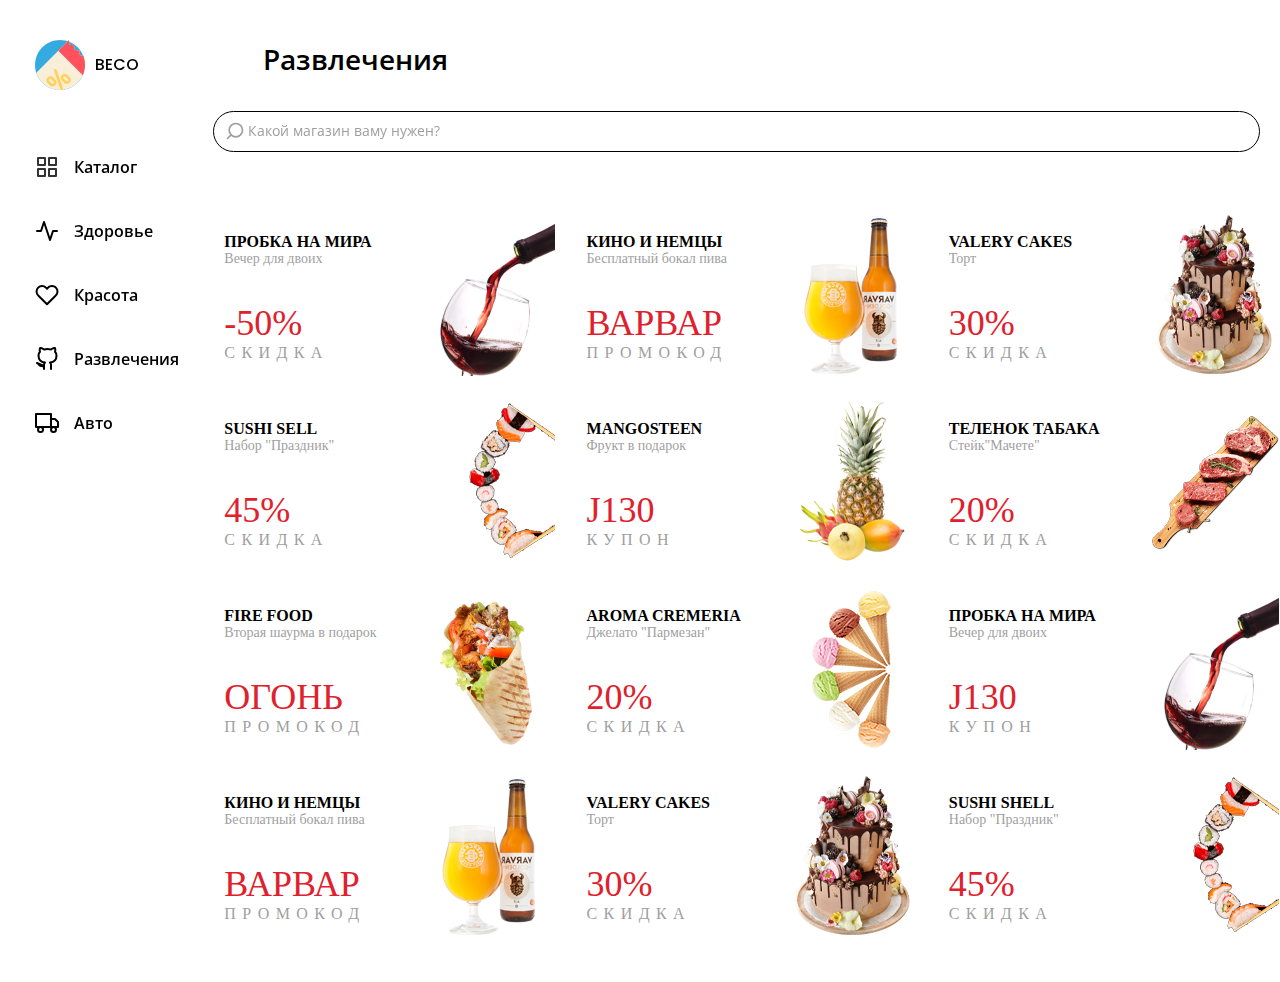
<file: index.html>
<!DOCTYPE html>
<html lang="en">
<head>
    <meta charset="UTF-8">
    <meta name="viewport"
          content="width=device-width, user-scalable=no, initial-scale=1.0, maximum-scale=1.0, minimum-scale=1.0">
    <meta http-equiv="X-UA-Compatible" content="ie=edge">
    <title>BECO</title>
    <link href="https://fonts.googleapis.com/css2?family=Open+Sans:ital,wght@0,600;1,400&family=Poppins:ital,wght@0,500;0,700;1,400&display=swap" rel="stylesheet">
    <link rel="stylesheet" href="style.css">
</head>
<body>
<div class="wrapper">
    <section id="sidebar" class="sidebar">
        <div class="sidebar__container">
            <div class="sidebar__header">
                <div class="sidebar__logo">
                    <img src="images/coupon%201.svg" alt="Logo" />
                </div>
                <span id="sidebarHeader" class="sidebar__name">BECO</span>
            </div>
            <div  class="sidebar__items">
                <ul class="items__list">
                    <li id="catalog" class="item__catalog">
                        <img src="./images/icons/default/catalog.svg" alt="CatalogImg">
                        <span>Каталог</span>
                    </li>
                    <li id="health" class="item__health">
                        <img src="./images/icons/default/health.svg" alt="">
                        <span>Здоровье</span>
                    </li>
                    <li id="beauty" class="item__beauty">
                        <img src="./images/icons/default/beauty.svg" alt="">
                        <span>Красота</span>
                    </li>
                    <li id="entertainment" class="item__entertainment">
                        <img src="./images/icons/default/entertainment.svg" alt="EnjoyIcon">
                        <span>Развлечения</span>
                    </li>
                    <li id="cars" class="item__cars">
                        <img src="./images/icons/default/cars.svg" alt="">
                        <span>Авто</span>
                    </li>
                </ul>
            </div>
        </div>
    </section>
    <section class="content">
        <div class="content__container">
                <div class="content__header">
                    <img onclick="show()" id="burgerMenu" src="images/icons/menu/burger_menu.svg" alt="BurgerMenu">
                    <span id="contentHeader" class="header__label">Развлечения</span>
                </div>
                <div class="content__input">
                    <input type="text" placeholder="Какой магазин ваму нужен?"/>
                    <img src="images/icons/search.svg" alt="SearchIcon">
                </div>
            <div class="content__tickets">
                <div class="tickets__container">
                    <div class="tickets__item-1">
                        <div class="tickets__content">
                            <div class="ticket__header">
                                <div class="ticket-label">
                                    ПРОБКА НА МИРА
                                </div>
                                <div class="ticket-description">
                                    Вечер для двоих
                                </div>
                            </div>
                            <div class="ticket__discount">
                                <div class="ticket__discount-value">
                                    -50%
                                </div>
                                <div class="ticket__discount-description">
                                    СКИДКА
                                </div>
                            </div>
                        </div>
                        <div class="tickets__img">
                            <img src="./images/image%208.png" alt="ItemImage">
                        </div>
                    </div>
                    <div class="tickets__item-2">
                        <div class="tickets__content">
                            <div class="ticket__header">
                                <div class="ticket-label">
                                    КИНО И НЕМЦЫ
                                </div>
                                <div class="ticket-description">
                                    Бесплатный бокал пива
                                </div>
                            </div>
                            <div class="ticket__discount">
                                <div class="ticket__discount-value">
                                    ВАРВАР
                                </div>
                                <div class="ticket__discount-description">
                                    ПРОМОКОД
                                </div>
                            </div>
                        </div>
                        <div class="tickets__img">
                            <img src="./images/image%203.png" alt="ItemImage">
                        </div>
                    </div>
                    <div class="tickets__item-3">
                        <div class="tickets__content">
                            <div class="ticket__header">
                                <div class="ticket-label">
                                    VALERY CAKES
                                </div>
                                <div class="ticket-description">
                                    Торт
                                </div>
                            </div>
                            <div class="ticket__discount">
                                <div class="ticket__discount-value">
                                    30%
                                </div>
                                <div class="ticket__discount-description">
                                    СКИДКА
                                </div>
                            </div>
                        </div>
                        <div class="tickets__img">
                            <img src="./images/image%206.png" alt="ItemImage">
                        </div>
                    </div>
                    <div class="tickets__item-4">
                        <div class="tickets__content">
                            <div class="ticket__header">
                                <div class="ticket-label">
                                    SUSHI SELL
                                </div>
                                <div class="ticket-description">
                                    Набор "Праздник"
                                </div>
                            </div>
                            <div class="ticket__discount">
                                <div class="ticket__discount-value">
                                    45%
                                </div>
                                <div class="ticket__discount-description">
                                    СКИДКА
                                </div>
                            </div>
                        </div>
                        <div class="tickets__img">
                            <img src="./images/image%201.png" alt="ItemImage">
                        </div>
                    </div>
                    <div class="tickets__item-5">
                        <div class="tickets__content">
                            <div class="ticket__header">
                                <div class="ticket-label">
                                    MANGOSTEEN
                                </div>
                                <div class="ticket-description">
                                    Фрукт в подарок
                                </div>
                            </div>
                            <div class="ticket__discount">
                                <div class="ticket__discount-value">
                                    J130
                                </div>
                                <div class="ticket__discount-description">
                                    КУПОН
                                </div>
                            </div>
                        </div>
                        <div class="tickets__img">
                            <img src="./images/image%204.png" alt="ItemImage">
                        </div>
                    </div>
                    <div class="tickets__item-6">
                        <div class="tickets__content">
                            <div class="ticket__header">
                                <div class="ticket-label">
                                    ТЕЛЕНОК ТАБАКА
                                </div>
                                <div class="ticket-description">
                                    Стейк"Мачете"
                                </div>
                            </div>
                            <div class="ticket__discount">
                                <div class="ticket__discount-value">
                                    20%
                                </div>
                                <div class="ticket__discount-description">
                                    СКИДКА
                                </div>
                            </div>
                        </div>
                        <div class="tickets__img">
                            <img src="./images/image%207.png" alt="ItemImage">
                        </div>
                    </div>
                    <div class="tickets__item-7">
                        <div class="tickets__content">
                            <div class="ticket__header">
                                <div class="ticket-label">
                                    FIRE FOOD
                                </div>
                                <div class="ticket-description">
                                    Вторая шаурма в подарок
                                </div>
                            </div>
                            <div class="ticket__discount">
                                <div class="ticket__discount-value">
                                    ОГОНЬ
                                </div>
                                <div class="ticket__discount-description">
                                    ПРОМОКОД
                                </div>
                            </div>
                        </div>
                        <div class="tickets__img">
                            <img src="./images/image%202.png" alt="ItemImage">
                        </div>
                    </div>
                    <div class="tickets__item-8">
                        <div class="tickets__content">
                            <div class="ticket__header">
                                <div class="ticket-label">
                                    AROMA CREMERIA
                                </div>
                                <div class="ticket-description">
                                    Джелато "Пармезан"
                                </div>
                            </div>
                            <div class="ticket__discount">
                                <div class="ticket__discount-value">
                                    20%
                                </div>
                                <div class="ticket__discount-description">
                                    СКИДКА
                                </div>
                            </div>
                        </div>
                        <div class="tickets__img">
                            <img src="./images/image%205.png" alt="ItemImage">
                        </div>
                    </div>
                    <div class="tickets__item-9">
                        <div class="tickets__content">
                            <div class="ticket__header">
                                <div class="ticket-label">
                                    ПРОБКА НА МИРА
                                </div>
                                <div class="ticket-description">
                                    Вечер для двоих
                                </div>
                            </div>
                            <div class="ticket__discount">
                                <div class="ticket__discount-value">
                                    J130
                                </div>
                                <div class="ticket__discount-description">
                                    КУПОН
                                </div>
                            </div>
                        </div>
                        <div class="tickets__img">
                            <img src="./images/image%208.png" alt="ItemImage">
                        </div>
                    </div>
                    <div class="tickets__item-10">
                        <div class="tickets__content">
                            <div class="ticket__header">
                                <div class="ticket-label">
                                    КИНО И НЕМЦЫ
                                </div>
                                <div class="ticket-description">
                                    Бесплатный бокал пива
                                </div>
                            </div>
                            <div class="ticket__discount">
                                <div class="ticket__discount-value">
                                    ВАРВАР
                                </div>
                                <div class="ticket__discount-description">
                                    ПРОМОКОД
                                </div>
                            </div>
                        </div>
                        <div class="tickets__img">
                            <img src="./images/image%203.png" alt="ItemImage">
                        </div>
                    </div>
                    <div class="tickets__item-11">
                        <div class="tickets__content">
                            <div class="ticket__header">
                                <div class="ticket-label">
                                    VALERY CAKES
                                </div>
                                <div class="ticket-description">
                                    Торт
                                </div>
                            </div>
                            <div class="ticket__discount">
                                <div class="ticket__discount-value">
                                    30%
                                </div>
                                <div class="ticket__discount-description">
                                    СКИДКА
                                </div>
                            </div>
                        </div>
                        <div class="tickets__img">
                            <img src="./images/image%206.png" alt="ItemImage">
                        </div>
                    </div>
                    <div class="tickets__item-12">
                        <div class="tickets__content">
                            <div class="ticket__header">
                                <div class="ticket-label">
                                    SUSHI SHELL
                                </div>
                                <div class="ticket-description">
                                    Набор "Праздник"
                                </div>
                            </div>
                            <div class="ticket__discount">
                                <div class="ticket__discount-value">
                                    45%
                                </div>
                                <div class="ticket__discount-description">
                                    СКИДКА
                                </div>
                            </div>
                        </div>
                        <div class="tickets__img">
                            <img src="./images/image%201.png" alt="ItemImage">
                        </div>
                    </div>
                </div>
            </div>
        </div>
    </section>
</div>
<script src="main.js"></script>
</body>
</html>
</file>
<file: style.css>
*:before {
    box-sizing: border-box;
}

*:after {
    box-sizing: border-box;
}

body {
    margin: 0
}

.wrapper {
    max-width: 1440px;
    margin: 40px auto;
    display: flex;
}

.sidebar {
    flex: 1 1 240px;
    position: relative;
    transition: 200ms ease-in;
}

.sidebar.active{
    flex: 1 1 400px;
}

.sidebar__container {
    position: fixed;
}

.sidebar__header {
    display: flex;
    align-items: center;
}

.sidebar__logo {
    margin-right: 10px;
    margin-left: 35px;
}

.sidebar__name {
    font-family: 'Poppins';
    font-weight: 500;
    margin-bottom: 5px;
}

.sidebar__menu-burger {
    display: none;
    min-height: 100vh;
    width: 100px;
    position: absolute;
    top: 0;
    left: 0;
    z-index: 100;
}

.sidebar__menu-btn {
    display: none;
}

.sidebar__items {
    margin-top: 41px;
    transition: 200ms ease-in;
}

.sidebar__items.activeItems span{
    display: inline;
}

.items__list{
    padding: 0;
}

.items__list > li{
    display: flex;
    cursor: pointer;
    min-height: 64px;
    align-items: center;
}

.items__list > li > img{
    margin-right: 15px;
    padding-left: 35px;
}

.items__list > li > span{
    font-family: "Open Sans";
    font-size: 16px;
    font-weight: 600;
}

.content {
    flex: 4 1 1200px;
}

.content__container {
    max-width: 1200px;
    margin: 0 auto;
}

.content__header {
    max-width: 1080px;



    margin-left: 50px;
}

.header__label{
    font-weight: 600;
    font-family: "Open Sans";
    font-size: 28px;
}

#burgerMenu{
    display: none;
}

.content__input {
    display: flex;
    align-items: center;
    height: 106px;
    max-width: 1080px;
    margin: 0 auto;
    position: sticky;
    z-index: 1000;
    top: 0;
    background: white;
    padding-right: 20px;
}

.content__input input {
    width: 100%;
    border: 1px solid #000000;
    border-radius: 50px;
    outline: none;
    padding: 12px 0 12px 34px;
    position: relative;
}

.content__input input::placeholder {
    font-family: "Open Sans";
    font-size: 14px;
    opacity: 0.7
}

.content__input img {
    position: absolute;
    width: 20px;
    height: 20px;
    left: 12px;
    filter: invert(75%) sepia(1%) saturate(334%) hue-rotate(314deg) brightness(87%) contrast(80%);
}

.content__tickets {
    margin-top: 30px;
}

.tickets__container {
    max-width: 1080px;
    margin: 0 auto;
    display: grid;
    grid-template-columns: repeat(3, 1fr);
    grid-template-rows: repeat(4, 1fr);
    grid-gap: 20px;
}

.tickets__container > div{
    display: flex;
    justify-content: space-between;
    border: 1px solid transparent;
    border-radius: 6px;
}

.tickets__container > div:hover{
    box-sizing: border-box;
    border: 1px solid crimson;

}

.tickets__content {
    padding-left: 10px;
    display: flex;
    flex-direction: column;
    justify-content: space-around;
}

.ticket__header {

}

.ticket-label {
    font-family: 'Roboto';
    font-weight: 700;
    font-size: 16px;
}

.ticket-description {
    font-family: 'Roboto';
    font-size: 14px;
    color: #9f9f9f;
}

.ticket__discount {

}

.ticket__discount-value {
    font-family: 'Roboto';
    font-weight: 500;
    font-size: 36px;
    color: rgba(223, 33, 45, 1)
}

.ticket__discount-description {
    font-family: 'Roboto';
    font-size: 16px;
    color: #9f9f9f;
    letter-spacing: 0.4em;
}

@media (max-width: 1200px) {
    .sidebar__logo {
        margin-left: 15px;
    }
    .items__list > li > img{
        padding-left: 15px;
    }
}

@media (max-width: 1140px) {
    .sidebar__logo {
        margin-left: 8px;
    }
    .items__list > li > img{
        padding-left: 8px;
    }
}

@media (max-width: 992px) {
    .sidebar__header {
        justify-content: flex-start;
        margin-left: 15px;
    }

    .sidebar__name {
        display: none;
    }

    .sidebar__name.activeHeader{
        display: inline;
    }

    .sidebar__items.active{
        flex: 2 1 340px;
    }

    .items__list > li > span{
        display: none;
    }
    .items__list > li > img{
        padding-left: 35px;
        transition: 200ms ease-in;
    }

    .content__header{
        text-align: end;
        max-width: 100%;
        margin: 0;
        position: relative;
    }

    .header__label{
        text-align: end;
        margin-right: 25px;
        margin-top: -4px;
    }

    #burgerMenu{
        display: inherit;
        position: fixed;
        top: 6.5%;
        left: 10%;
        z-index: 2000;
        transition: 200ms ease-in;
    }

    #burgerMenu.activeBurger{
        left: 25%;
    }

    .content__input{
        justify-content: flex-end;
        padding-top: 20px;
        height: 95px;
        margin-right: 8px;
        padding-right: 0;
    }

    .content__input img{
        left: 6%;
    }

    .tickets__container {
        grid-template-columns: repeat(2, 1fr);
        grid-template-rows: repeat(6, 1fr);
        grid-gap: 6px;
    }

    .content__input input {
        width: 90%;
    }
}

@media (max-width: 768px) {
    .sidebar.active{
        flex: 1 1 450px
    }

    .sidebar__header {
        justify-content: flex-start;
        margin-left: 30px;
        margin-top: 4px;
    }

    .sidebar__logo img{
        width: 24px;
        height: 24px;
    }

    .items__list .itemActive img{
        padding-left: 10px;
    }

    .items__list > li > span{
        font-size: 13px;
    }

    #burgerMenu{
        top: 5.4%;
        left: 12%;
    }

    .content__input{
        justify-content: flex-end;
        padding-top: 10px;
        margin-right: 8px;
    }

    .content__input img{
        left: 5%;
    }

    .ticket-label {
        font-family: 'Roboto';
        font-weight: 700;
        font-size: 14px;
    }

    .ticket-description {
        font-family: 'Roboto';
        font-size: 12px;
        color: #9f9f9f;
    }

    .ticket__discount-value {
        font-family: 'Roboto';
        font-weight: 500;
        font-size: 30px;
        color: rgba(223, 33, 45, 1)
    }

    .ticket__discount-description {
        font-family: 'Roboto';
        font-size: 14px;
        color: #9f9f9f;
        letter-spacing: 0.3em;
    }
}

@media (max-width: 605px) {
    .sidebar.active{
        flex: 1 1 450px
    }
    .sidebar__header {
        justify-content: flex-start;
        margin-left: 15px;
    }
    .items__list > li > img{
        margin-left: 0;
        padding-left: 20px;
    }
    #burgerMenu{
        top: 5.3%;
        left: 10%;
    }
}

@media (max-width: 560px){
    .content__input input {
        width: 85%;
    }

    .content__input img{
        left: 8%;
    }

    .tickets__container {
        grid-template-columns: 1fr;
        grid-template-rows: repeat(12, 1fr);
        grid-gap: 6px;
    }

}

@media (max-width: 450px) {
    .sidebar{
        overflow: hidden;
        margin-left: -80px;
    }

    .sidebar.active{
        margin-left: 0;
    }

    .sidebar__header{
        margin-right: 10px;
        margin-left: 0px;
    }

    .sidebar__name {
        font-family: 'Poppins';
        font-weight: 500;
        font-size: 12px;
        margin-bottom: 5px;
    }

    .items__list .itemActive img{
        display: none;
    }

    .items__list .itemActive span{
        padding-left: 5px;
        margin-left: 5px;
    }

    .content__input input {
        width: 85%;
        padding: 12px 0 12px 3px;
    }
    .content__input input::placeholder{
        font-size: 12px;
    }
    .content__input img{
        display: none;
    }
    .header__label{
        font-weight: 600;
        font-family: "Open Sans";
        font-size: 20px;
    }
    #burgerMenu{
        left: 4%;
    }
    .content__input img{
        left: 18.5%
    }

    .tickets__img img{
        width: 89px;
    }
}
@media (max-width: 340px){
    #burgerMenu{
        left: 1%;
        top: 5.3%;
    }
    .content{
        margin: 0 4px 0 23px
    }
}
</file>
